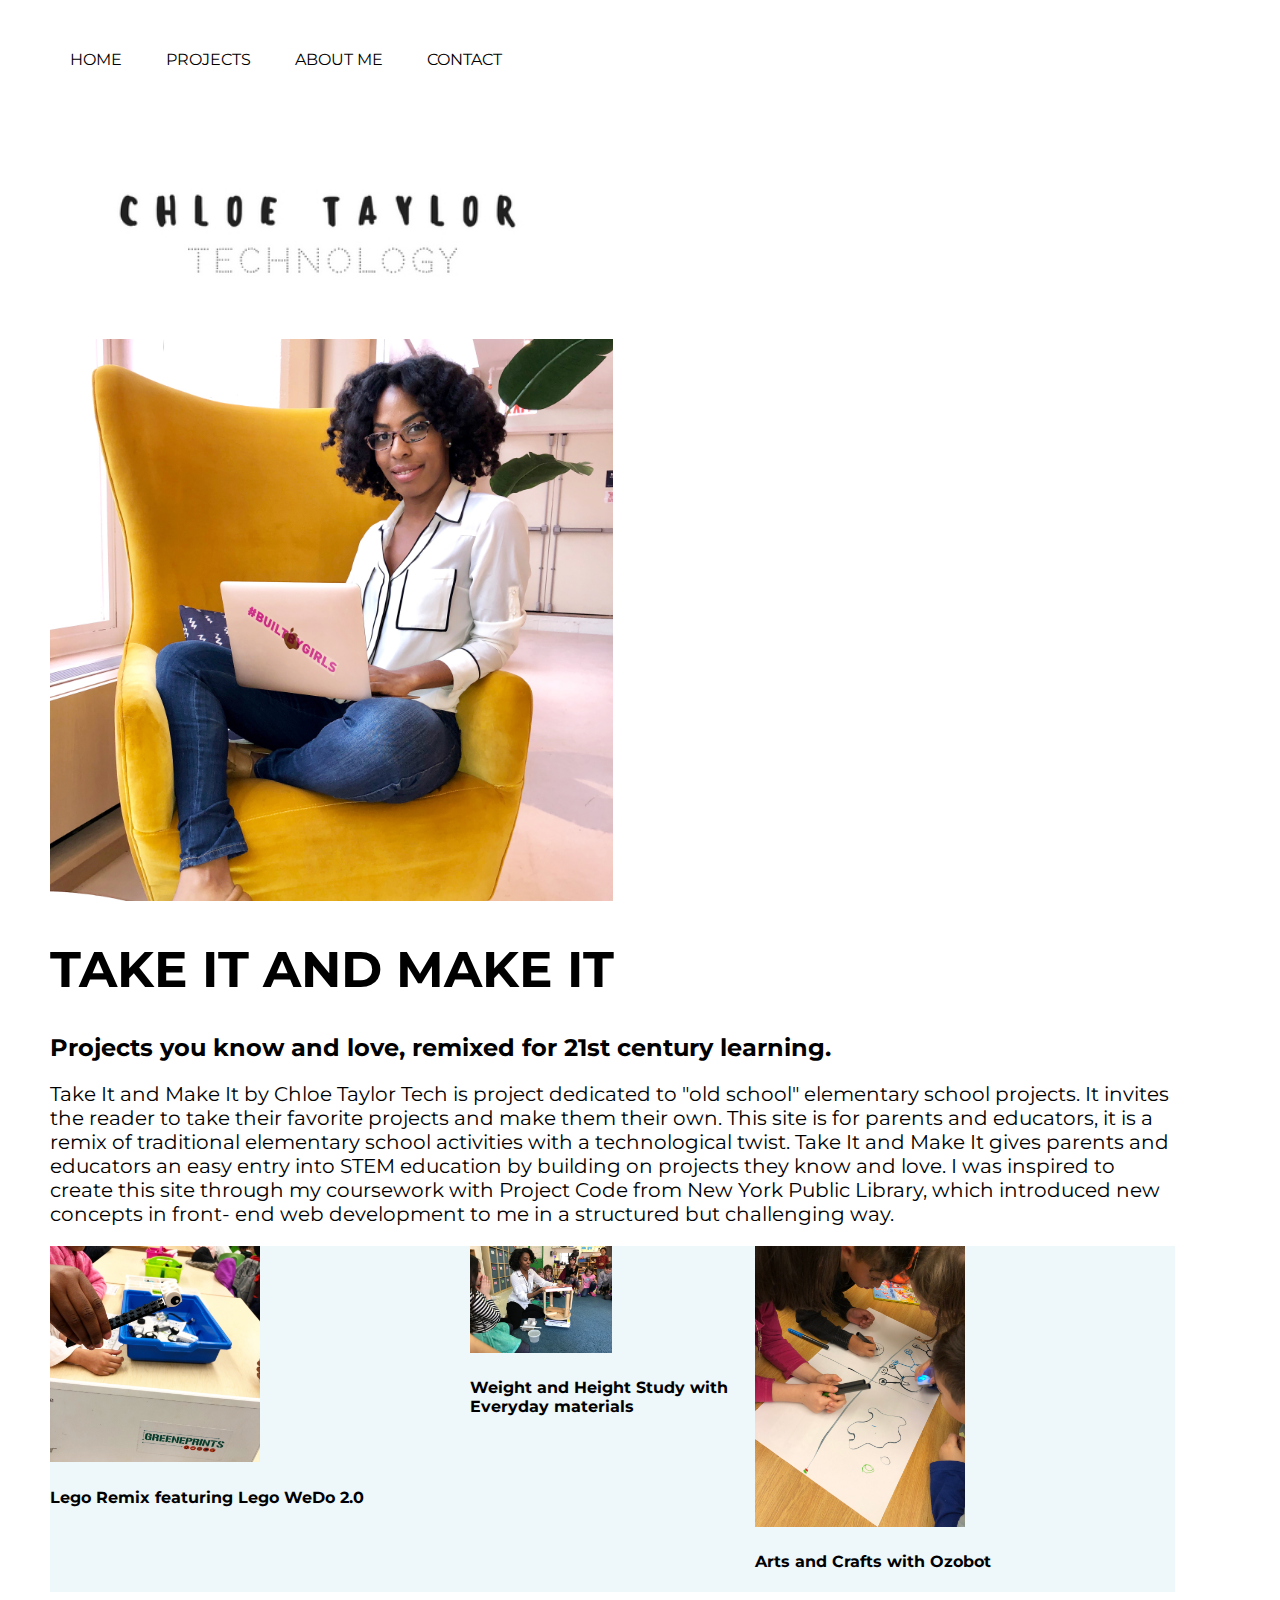
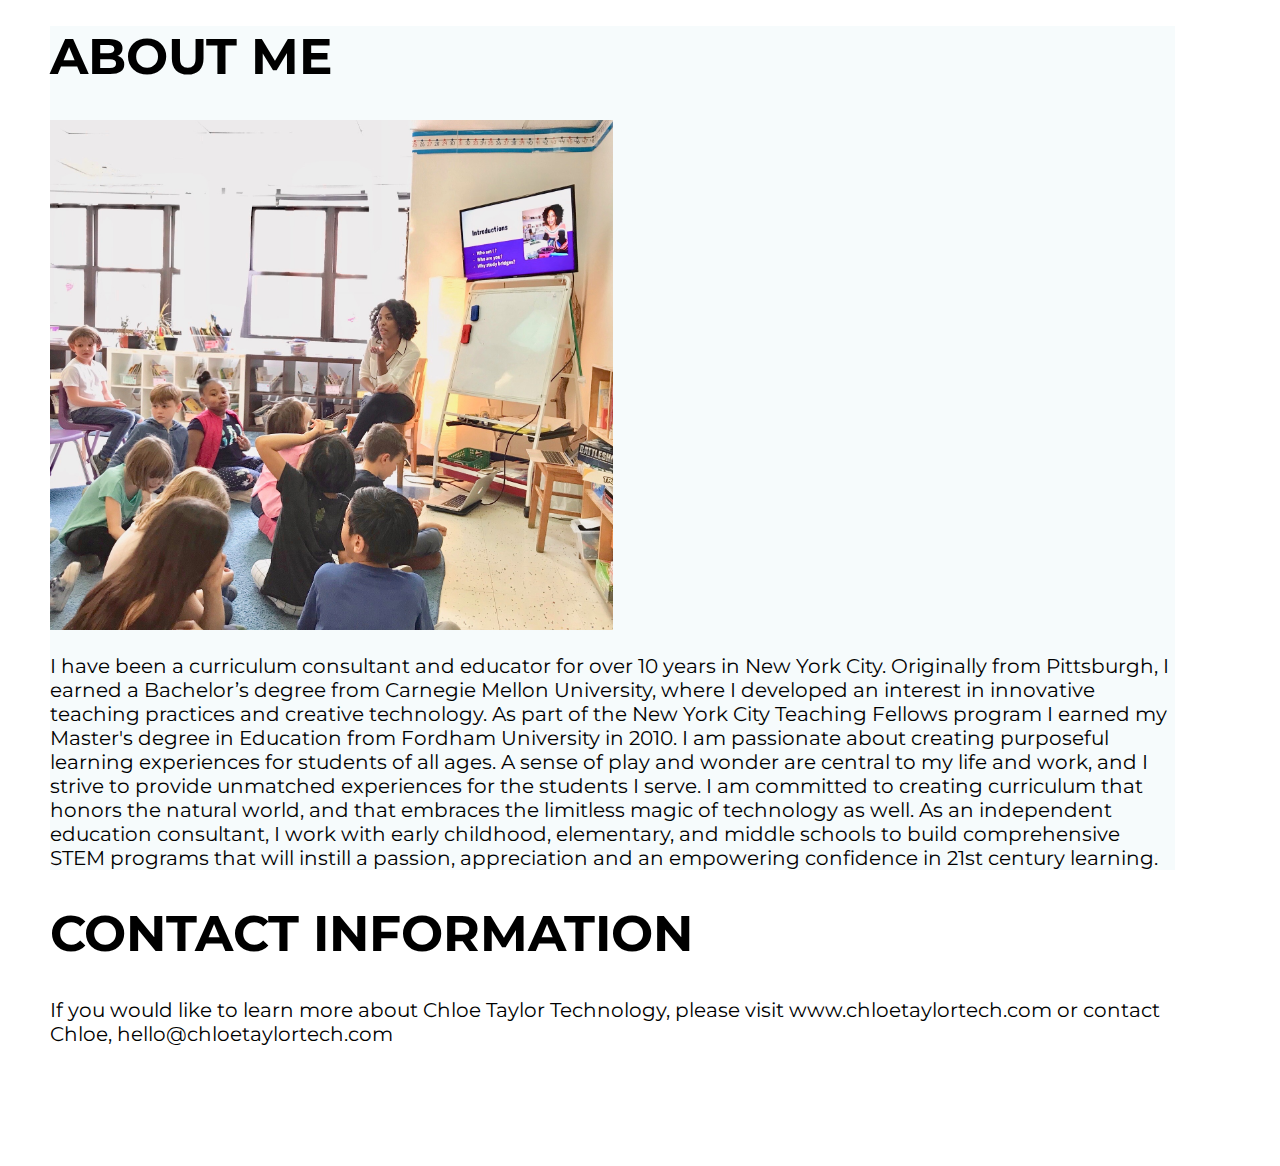
<file: index.html>
<!doctype html>
<html>
    <head>
        <link rel="stylesheet"
              type="text/css"
              href="timi.css">
        
        <link href="https://fonts.googleapis.com/css?family=Montserrat:100" rel="stylesheet"/>
        
    </head> 

    <body>
    
        <!-- this is the navigation bar-->
        <!-- I had to link my project pages to these links in the nav bar even though they don't line up -->
        <div class="navigation">
        
        <a href="#">HOME</a>
        <a href="lego.html">PROJECTS</a>
        <a href="weight.html">ABOUT ME</a>
        <a href="ozobot.html">CONTACT</a>
        
    
       
        </div>
        
        <!--i need to flex these elements-->
        
        <div class="header">
        <div class="logo">
        
             <img src="cttlogoheader.png">
            
        <div class="mepic">
            
            <img src="IMG_0437.jpg">
            
            </div>
        
        <h1>TAKE IT AND MAKE IT</h1>
        <h2>Projects you know and love, remixed for 21st century learning.</h2>
        <p>
            Take It and Make It by Chloe Taylor Tech is project dedicated to "old school" elementary school projects. It invites the reader to take their favorite projects and make them their own.  This site is for parents and educators, it is a remix of traditional elementary school activities with a technological twist. Take It and Make It gives parents and educators an easy entry into STEM education by building on projects they know and love. I was inspired to create this site through my coursework with Project Code from New York Public Library, which introduced new concepts in front- end web development to me in a structured but challenging way.
        </p>
            
        </div>
    
        <div class="parent">
        
        <div class="projone">
        <img src="IMG_0434.jpg">
        <h4>Lego Remix featuring Lego WeDo 2.0</h4>
        </div>
        
        
        <div class="projtwo">
        <img src="IMG_0408.JPG">
        <h4>Weight and Height Study with Everyday materials</h4>
        </div>
        
        
        <div class="projthree">
        <img src="IMG_0220.JPG">
        <h4>Arts and Crafts with Ozobot</h4>
        </div>
        
            
        </div>
        
        <!-- this is the about me part of my page-->
        <div class="aboutme">
        
        
        <h1>ABOUT ME</h1>
            
        <img src="IMG_0409.jpg">
            
        <p>
            I have been a curriculum consultant and educator for over 10 years in New York City. Originally from Pittsburgh, I earned a Bachelor’s degree from Carnegie Mellon University, where I developed an interest in innovative teaching practices and creative technology. As part of the New York City Teaching Fellows program I earned my Master's degree in Education from Fordham University in 2010. I am passionate about creating purposeful learning experiences for students of all ages. A sense of play and wonder are central to my life and work, and I strive to provide unmatched experiences for the students I serve. I am committed to creating curriculum that honors the natural world, and that embraces the limitless magic of technology as well. As an independent education consultant, I work with early childhood, elementary, and middle schools to build comprehensive STEM programs that will instill a passion, appreciation and an empowering confidence in 21st century learning.
            
            </p>
        
        
        
        
        </div>
        
        
        
        
        <div class="contact">
        
            <h1>CONTACT INFORMATION</h1>
        <p>
            If you would like to learn more about Chloe Taylor Technology, please visit www.chloetaylortech.com or contact Chloe, hello@chloetaylortech.com
            
            </p>
        
        
        <!-- Thank you Belem -->
            <!-- This was a great experience for me and I learned a lot!-->
        
        
        </div>
        
        
        
        
    </body>


</html>
</file>
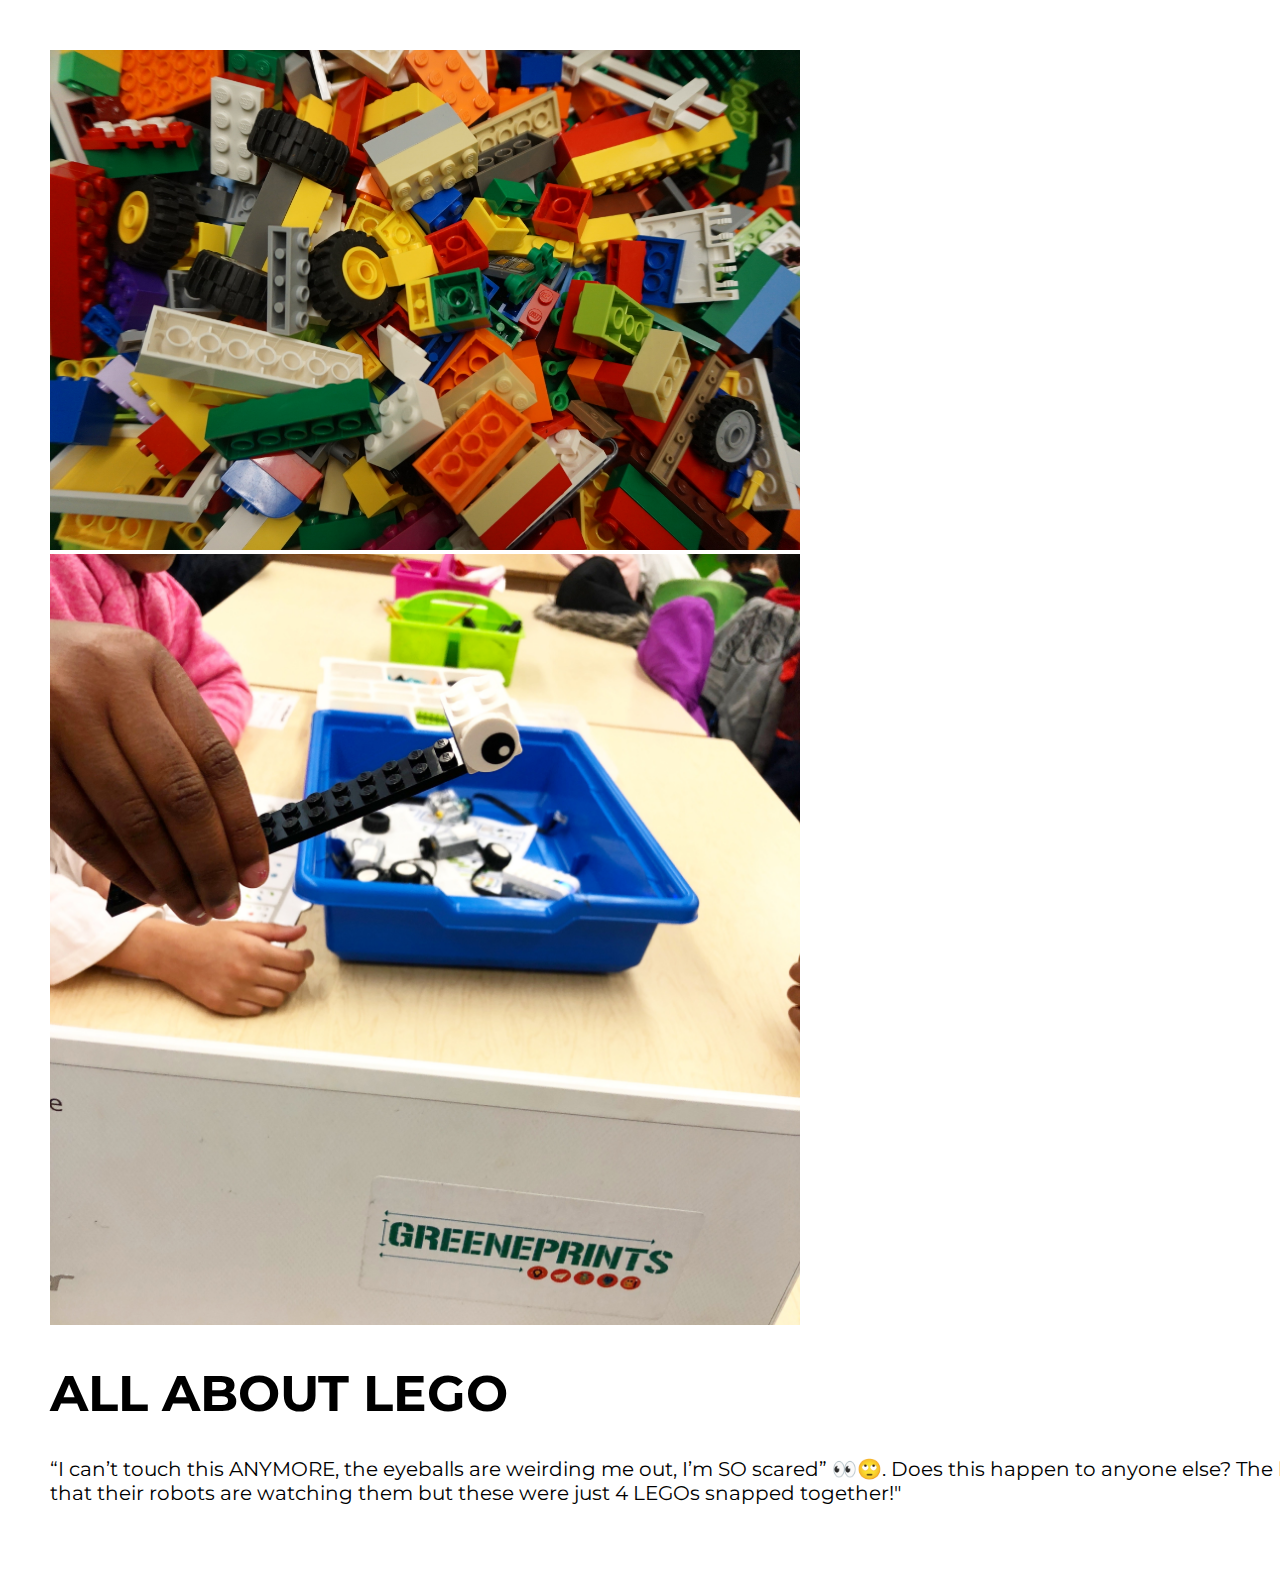
<file: lego.html>
<!doctype html>

<html>
    <link rel="stylesheet"
              type="text/css"
              href="timi.css">
        
<link href="https://fonts.googleapis.com/css?family=Montserrat:100" rel="stylesheet"/>
    
    
    
    <head>
    
    </head>

    
    <body>
    
        <img src="DSC03129.JPG">
        
        
        <img src="IMG_0434.jpg">
        
        
        <h1>ALL ABOUT LEGO</h1>
    
        <!--add more about lego we do and science -->
        
        <p>
        
        “I can’t touch this ANYMORE, the eyeballs are weirding me out, I’m SO scared” 👀🙄. Does this happen to anyone else? The kids sometimes freak out that their robots are watching them but these were just 4 LEGOs snapped together!"
        
        
        
        </p>
    </body>





</html>
</file>
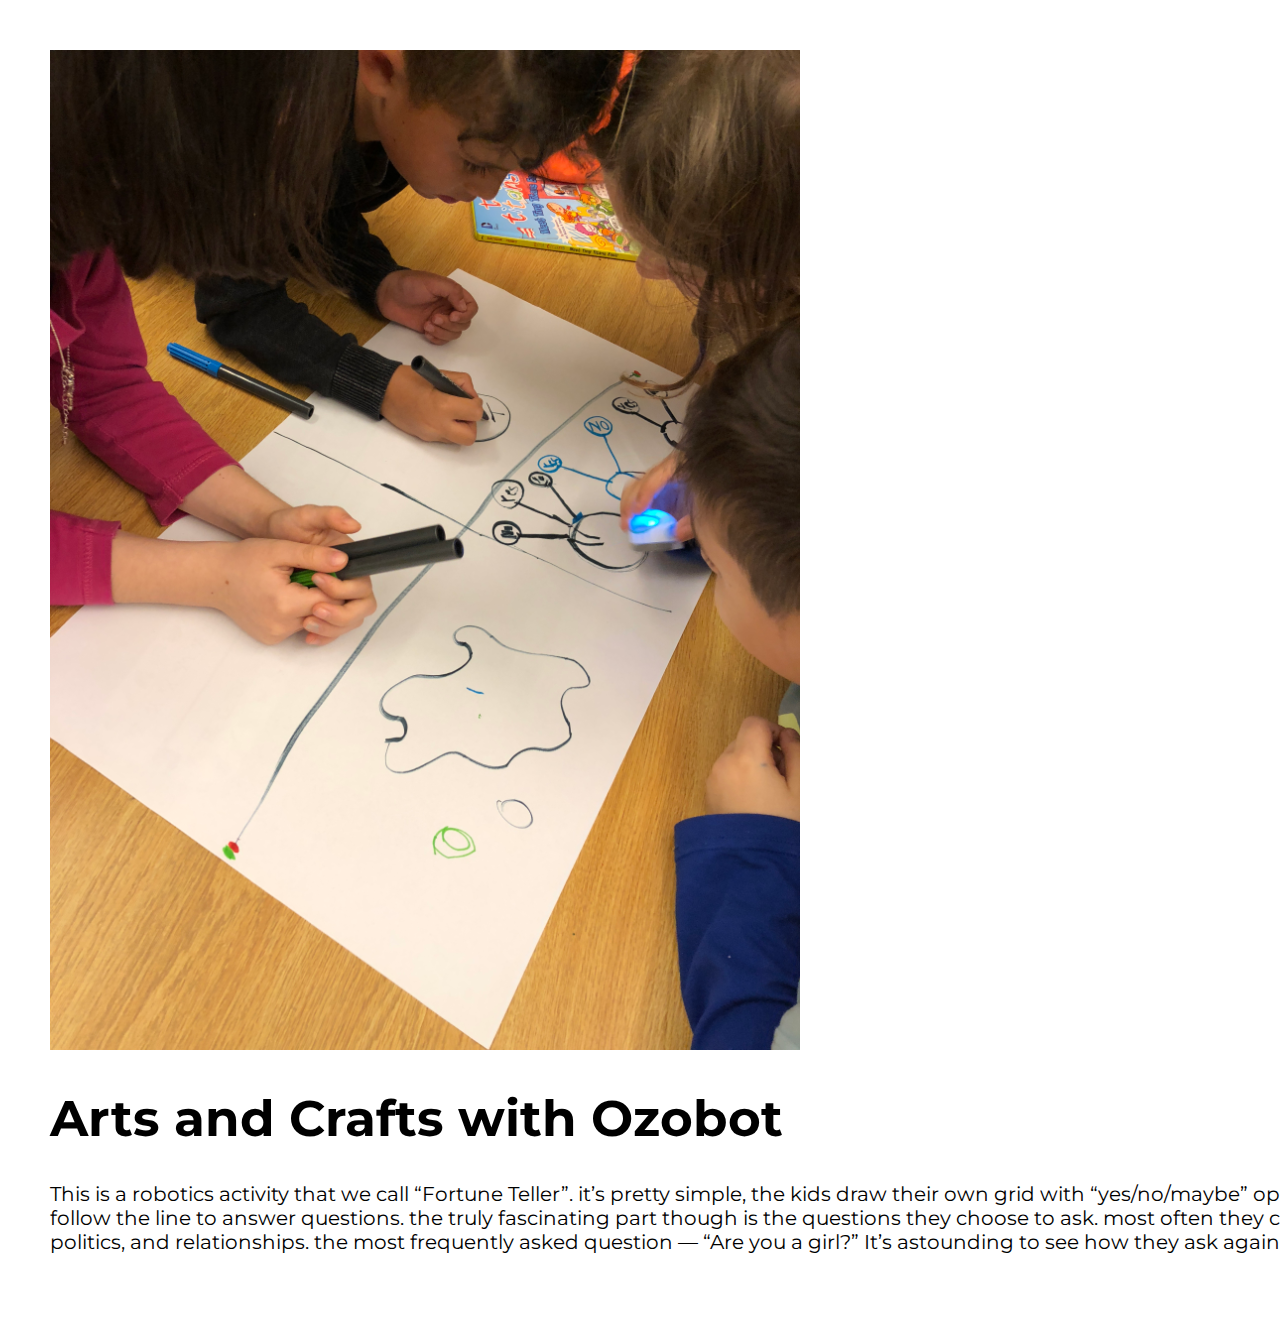
<file: ozobot.html>
<!doctype html>

<html>

    <head>
    
    </head>

    
    <body>
    
    <!doctype html>

<html>
    <link rel="stylesheet"
              type="text/css"
              href="timi.css">
        
<link href="https://fonts.googleapis.com/css?family=Montserrat:100" rel="stylesheet"/>
    
    
    
    <head>
    
    </head>

    
    <body>
    
        <img src="IMG_0220.JPG">
        
        
        <h1>Arts and Crafts with Ozobot</h1>
    
        <p>
        
        
        This is a robotics activity that we call “Fortune Teller”. it’s pretty simple, the kids draw their own grid with “yes/no/maybe” options and let the ozobot follow the line to answer questions. the truly fascinating part though is the questions they choose to ask. most often they center around gender, politics, and relationships. the most frequently asked question — “Are you a girl?” It’s astounding to see how they ask again if the answer is yes
        
        
        
        </p>
        
        
        
    </body>





</html>
    
    </body>





</html>
</file>
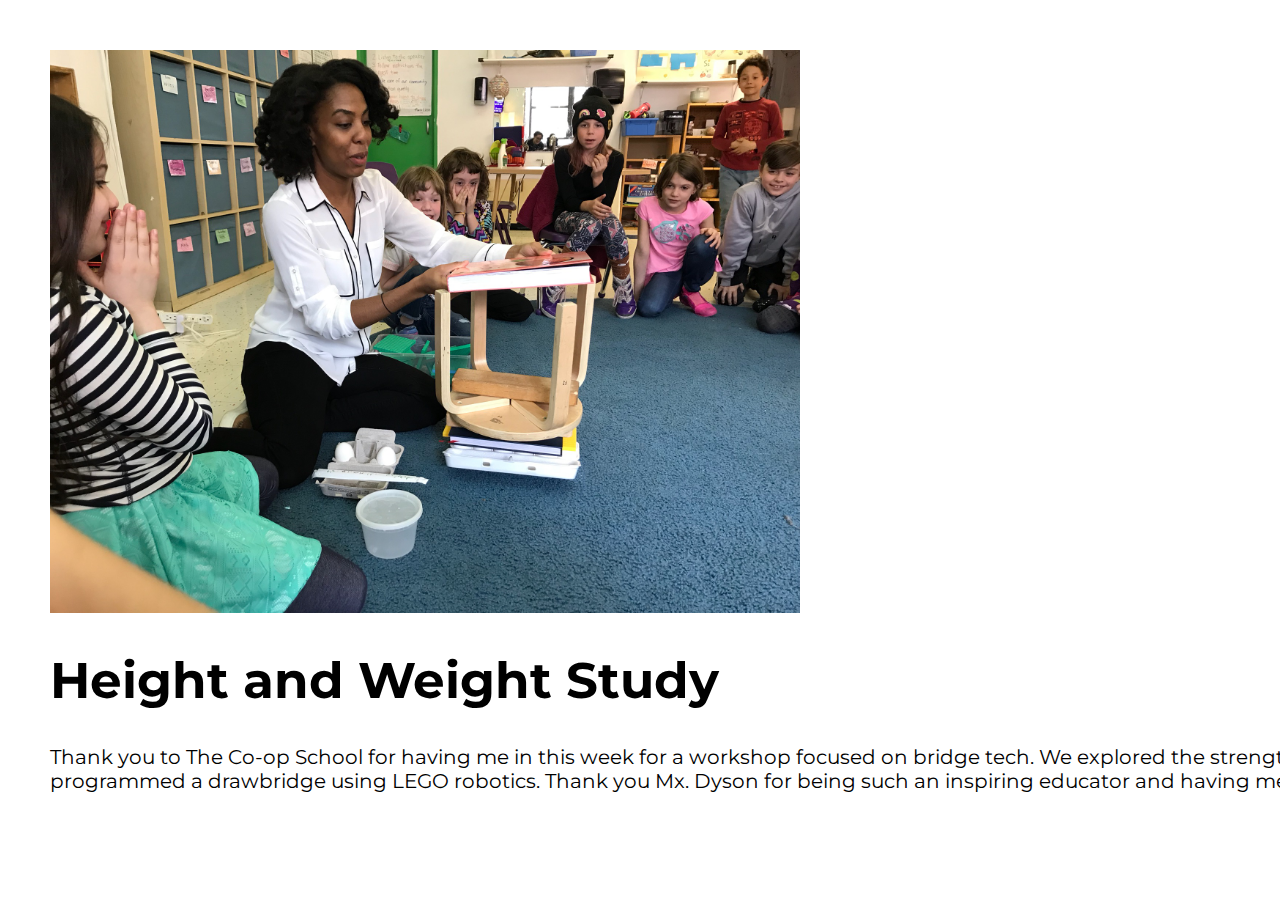
<file: weight.html>
<!doctype html>

<html>

    <head>
    
    </head>

    
    <body>
    
        
        <!doctype html>

<html>
    <link rel="stylesheet"
              type="text/css"
              href="timi.css">
        
<link href="https://fonts.googleapis.com/css?family=Montserrat:100" rel="stylesheet"/>
    
    
    
    <head>
    
    </head>

    
    <body>
    
        <img src="IMG_0408.JPG">
        
        
        <h1>Height and Weight Study</h1>
        
        
        <p>
        
        Thank you to The Co-op School for having me in this week for a workshop focused on bridge tech. We explored the strength of arches and programmed a drawbridge using LEGO robotics. Thank you Mx. Dyson for being such an inspiring educator and having me as a guest 😀.
        
        
        
        
        </p>
    
    </body>





</html>
    
    
    </body>





</html>
</file>
<file: timi.css>
body {
    font-family: 'Montserrat', sans-serif;
    padding: 50px;
    width: 1500px; 
    margin: auto;
}

/* Montserrat is the font for all pages */
 
h1 {
    
    font-size: 50px;
    font-weight: 100px; 
    background-position: center;
    font-family: 'Montserrat', sans-serif;
      
}

p {
    
    font-size: 20px;
}

.header {
    
    padding-top: 50px; 
    padding-bottom:50px;
    width:75%;
    background-repeat: no-repeat;
    background-position: center;

    
}

/*the images are strange but I will fix them post project code*/

img {
    width:50%;
}

/* this is meant to be a clean navigation and all linked pages go under projects link */


.navigation a {
    color: black;
    text-decoration: none;
    padding:20px;

}

/*flexed the elements but size is still off */

.parent {
   display: flex;
   background-color:#eef7fa;
   width: 100%;
  
}

.aboutme {
    
    background-color: #f6fbfc;
}

/*I like CSS, it adds so much style */
</file>
